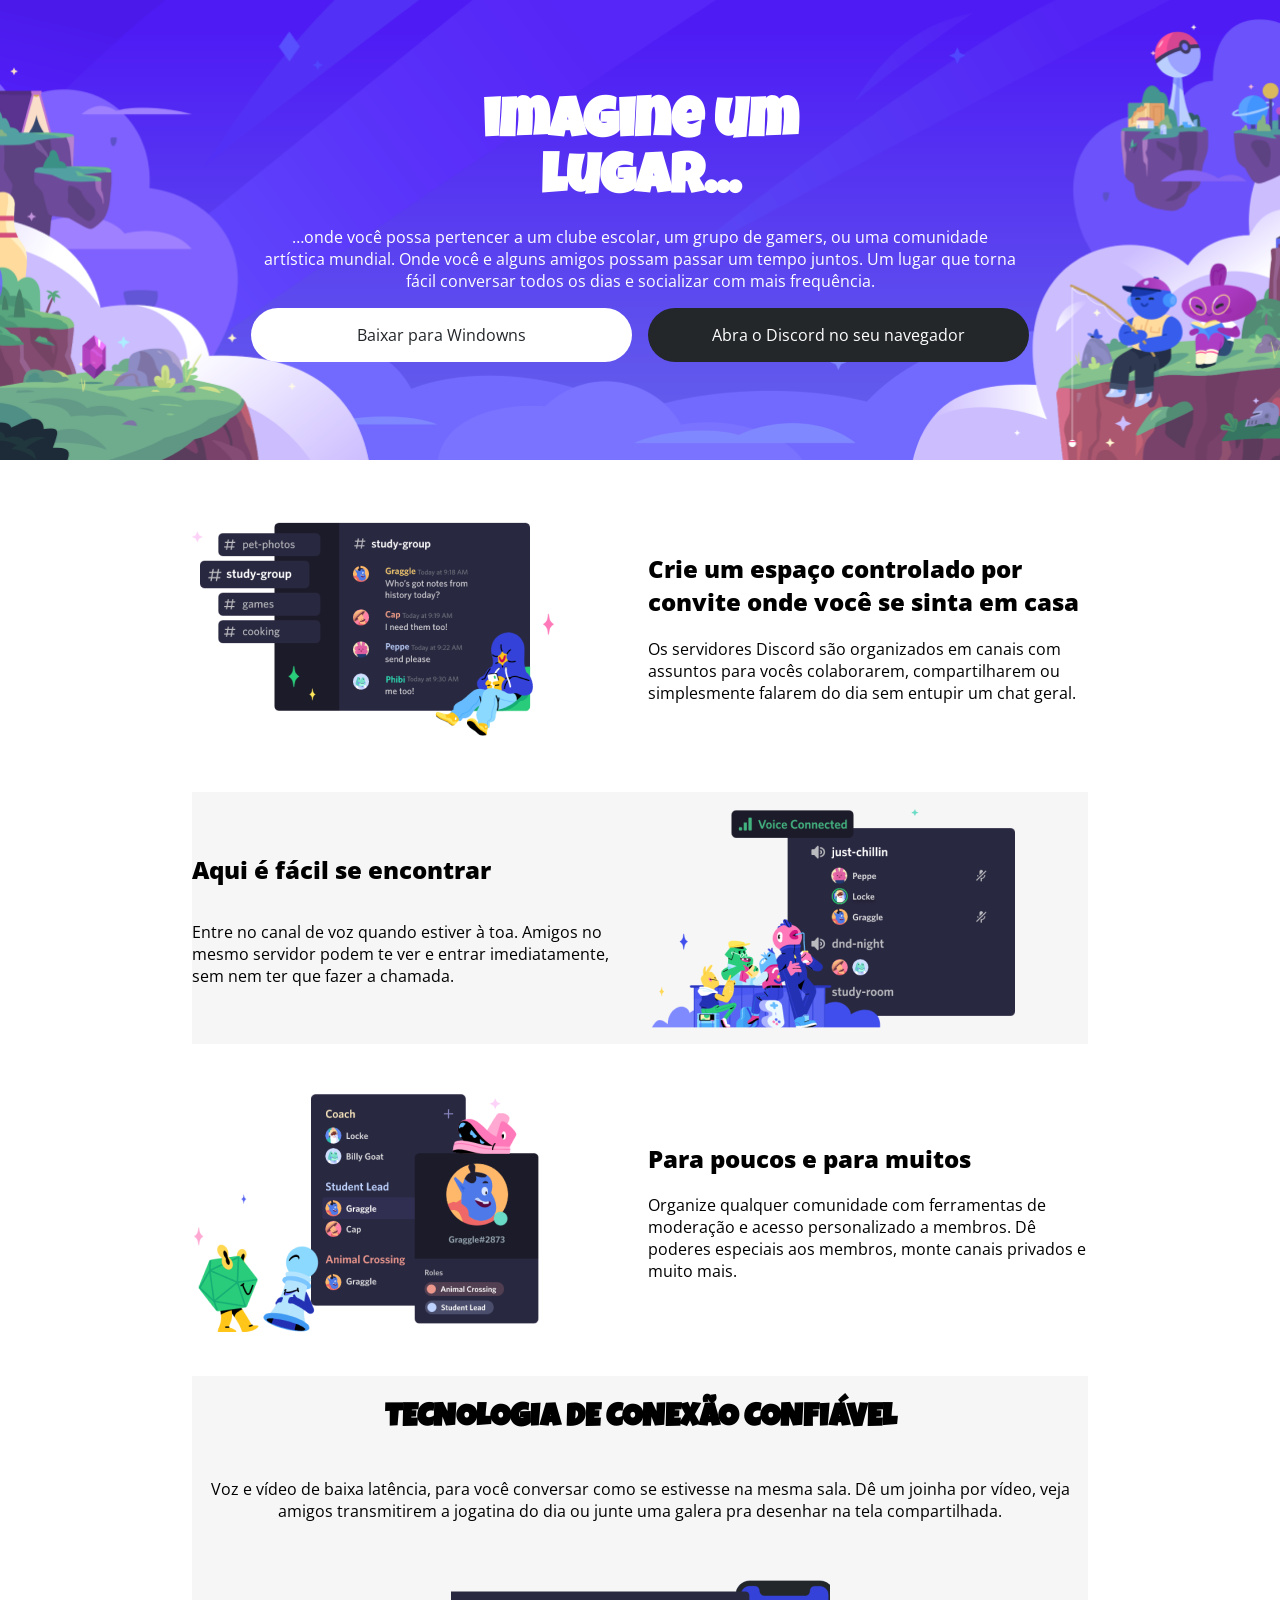
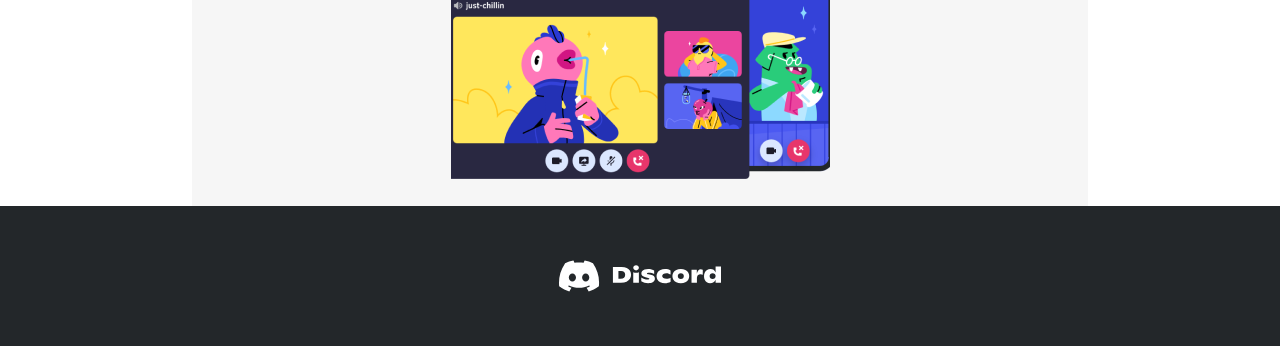
<file: CSS/DESAFIO DE PROJETO/layout-resoponsivo-discord/index.html>
<!DOCTYPE html>
<html lang="pt-br">

<head>
    <meta charset="UTF-8">
    <meta name="viewport" content="width=device-width, initial-scale=1.0">
    <link rel="stylesheet" href="assets/style.css">
    <title>Layout Discord</title>
</head>

<body>
    <header>
        <section id="content-header">
            <section id="header-text">
                <h1>imagine um lugar...</h1>
                <p>…onde você possa pertencer a um clube escolar, um grupo de gamers, ou uma comunidade artística
                    mundial. Onde você e alguns amigos possam passar um tempo juntos. Um lugar que torna fácil conversar
                    todos os dias e socializar com mais frequência.</p>
            </section>
            <section id="button">
                <div id="dowload">
                    <p>Baixar para Windowns</p>
                </div>
                <div>
                    <p>Abra o Discord no seu navegador</p>
                </div>
            </section>
        </section>
    </header>
    <main>
        <section>
            <img src="assets/img/Section-Image-1.png" alt="">
            <div>
                <h2>Crie um espaço controlado por convite onde você se sinta em casa</h2>
                <p>Os servidores Discord são organizados em canais com assuntos para vocês colaborarem, compartilharem
                    ou
                    simplesmente falarem do dia sem entupir um chat geral.</p>
            </div>
        </section>
        <section id="diferente">
            <img src="assets/img/Section-Image-2.png" alt="">
            <div>
                <h2>Aqui é fácil se encontrar</h2>
                <p>Entre no canal de voz quando estiver à toa. Amigos no mesmo servidor podem te ver e entrar
                    imediatamente,
                    sem nem ter que fazer a chamada.</p>
            </div>
        </section>
        <section>
            <img src="assets/img/Section-Image-3.png" alt="">
            <div>
                <h2>Para poucos e para muitos</h2>
                <p>Organize qualquer comunidade com ferramentas de moderação e acesso personalizado a membros. Dê
                    poderes
                    especiais aos membros, monte canais privados e muito mais.</p>
            </div>
        </section>
        <section id="baixo">
            <div>
                <h1>TECNOLOGIA DE CONEXÃO CONFIÁVEL</h1>
                <p>Voz e vídeo de baixa latência, para você conversar como se estivesse na mesma sala. Dê um joinha por
                    vídeo, veja amigos transmitirem a jogatina do dia ou junte uma galera pra desenhar na tela
                    compartilhada.</p>
            </div>
            <img src="assets/img/Section-Image-4.png" alt="">
        </section>
    </main>
    <footer>
        <img src="assets/img/discord-footer.svg" alt="">
    </footer>
</body>

</html>
</file>
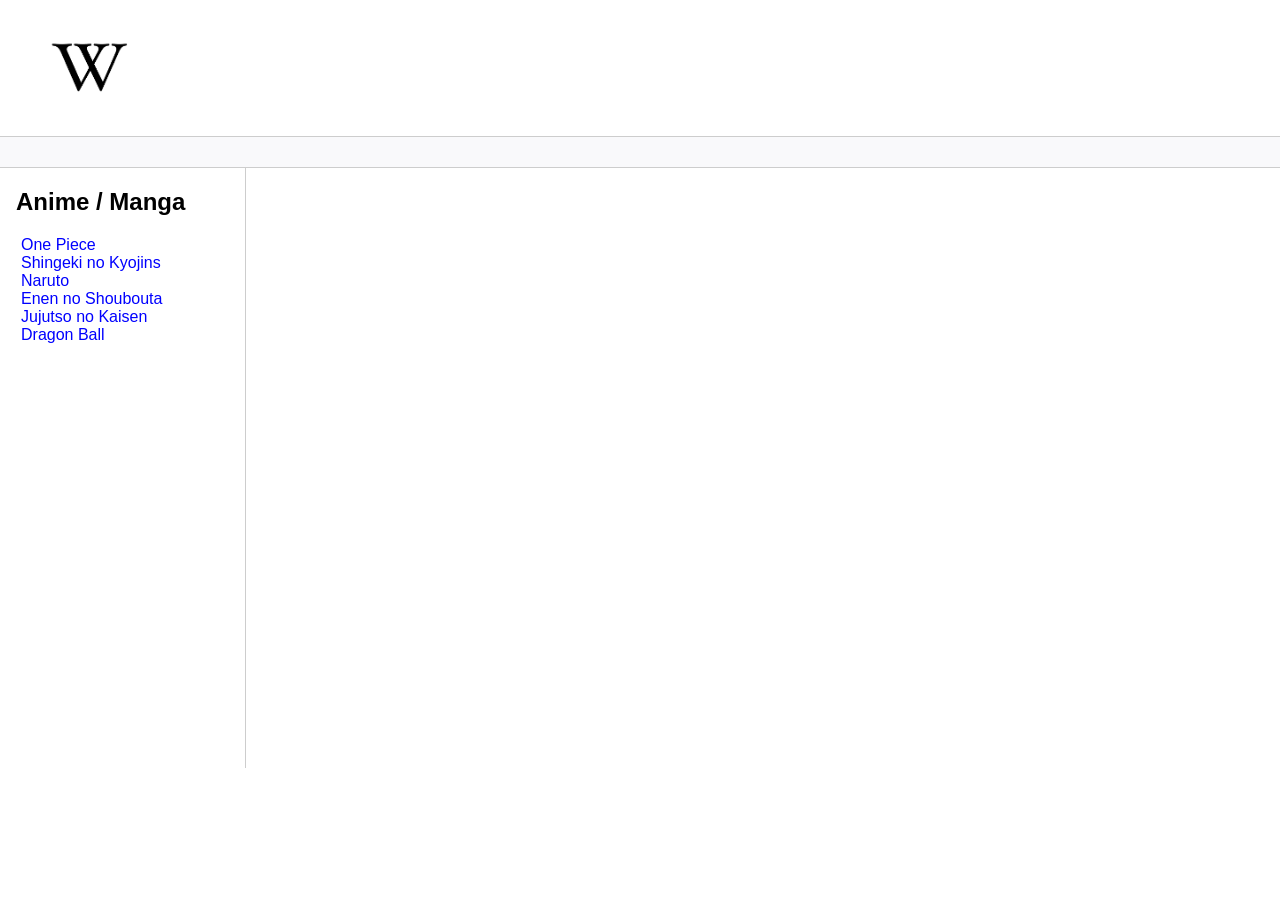
<file: HTML/DESAFIOS DE PROJETO/projeto_03/index.html>
<!DOCTYPE html>
<html lang="pt-br">
<head>
    <meta charset="UTF-8">
    <meta http-equiv="X-UA-Compatible" content="IE=edge">
    <meta name="viewport" content="width=device-width, initial-scale=1.0">
    <title>Página Principal</title>
    <link rel="stylesheet" href="assets/css/style.css">
</head>
<body>

    <header>   
        <figure class="logo">
            <img src="assets/images/logo.png" alt="logo da wikipedia" width="100"/>
        </figure>
    </header>

    <div class="bar"></div>

    <section class="content">
        <article class="sidebar">
            <h2>Anime / Manga</h2>
            <nav>
            <ul>
                <li><a href="onepiece.html">One Piece</a></li>
                <li><a href="aot.html">Shingeki no Kyojins</a></li>
                <li><a href="naruto.html">Naruto</a></li>
                <li><a href="fireforce.html">Enen no Shoubouta</a></li>
                <li><a href="juju.html">Jujutso no Kaisen</a></li>
                <li><a href="dbz.html">Dragon Ball</a></li>
            </ul>
        </nav>
        </article>

        <main>
            
        </main>
    </section>

    <footer>

    </footer>
</body>
</html>
</file>
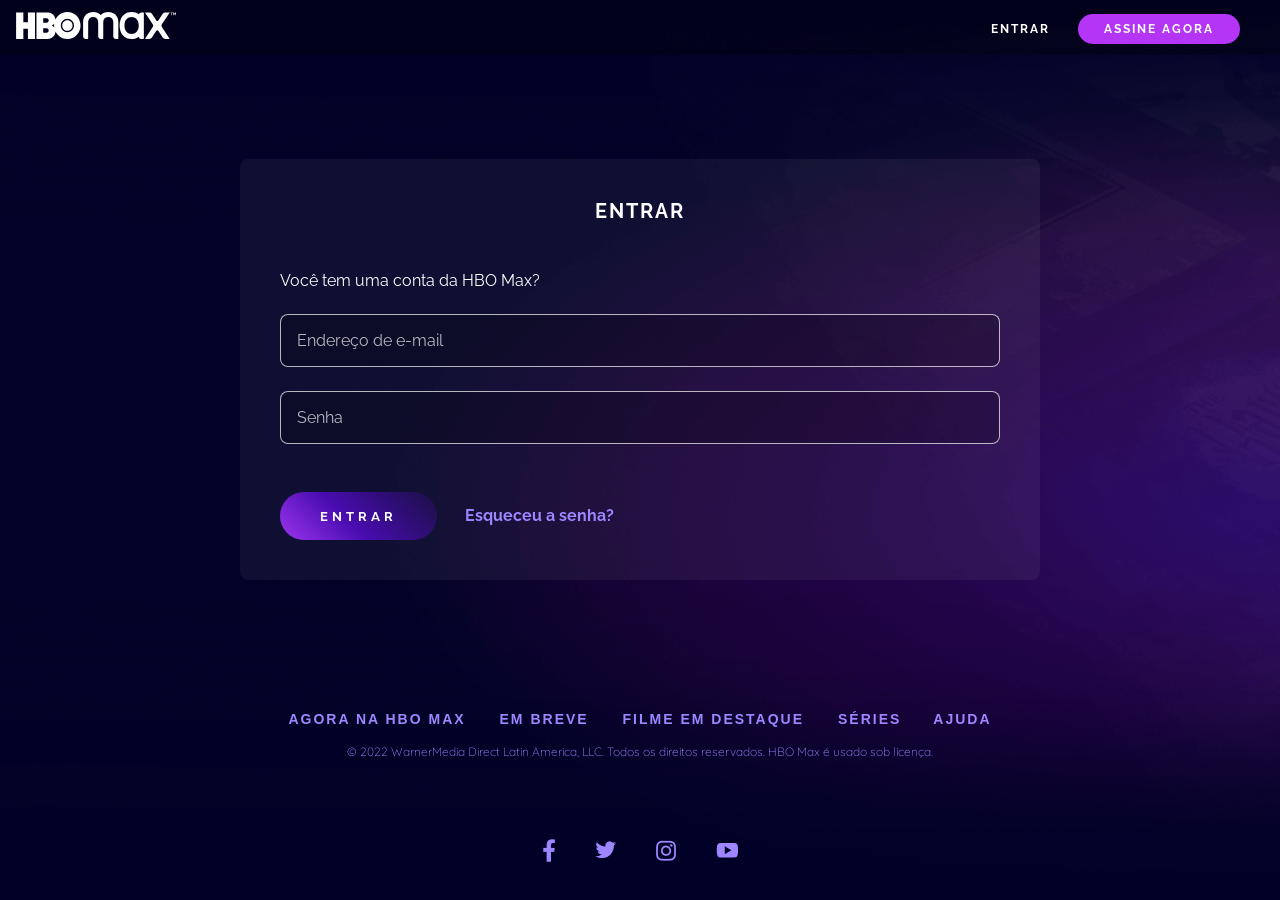
<file: CSS/DESAFIO DE PROJETO/clone-hbo-desafio-04/singIn.html>
<!doctype html>
<html lang="pt-br">

<head>
    <meta charset="utf-8">
    <meta name="viewport" content="width=device-width, initial-scale=1">
    <link rel="stylesheet" href="assests/css/login.css">
    <title>Clone HBO</title>
</head>

<body>
    <nav class="menu">
        <a href="index.html" class="menu_logo">
            <img src="assests/img/hbo-logo.svg" alt="logo da HBO" class="menu_logo-image">
        </a>
        <div>
            <a href="singIn.html" class="menu_item">Entrar</a>
            <a href="#assinatura" class="menu_item menu_item-button button">Assine Agora</a>
        </div>
    </nav>
    <main class="content-login">
        <form class="login container">
            <h1 class="login-title">Entrar</h1>
            <label class="login-label">Você tem uma conta da HBO Max?</label>
            <input class="login-field" type="email" name="email" id="email" placeholder="Endereço de e-mail">
            <input class="login-field" type="password" name="password" id="password" placeholder="Senha" minlength="8">
            <div class="login-action">
                <button type="submit" class="button button-gradient">Entrar</button>
                <a href="#" class="login-link">Esqueceu a senha?</a>
            </div>
        </form>
    </main>
    <footer class="footer container">
        <div>
            <a class="footer_link" href="https://www.hbomax.com/br/pt/sitemap">
                Agora na HBO Max
            </a>
            <a class="footer_link" href="https://www.hbomax.com/br/pt/coming-soon">
                Em breve
            </a>
            <a class="footer_link" href="https://www.hbomax.com/br/pt/feature">
                Filme em destaque
            </a>
            <a class="footer_link" href="https://www.hbomax.com/br/pt/series">Séries</a>
            <a class="footer_link" href="https://help.hbomax.com/br">Ajuda</a>
        </div>
        <p class="text-small text-legal">© 2022 WarnerMedia Direct Latin America, LLC. Todos os direitos reservados. HBO
            Max é usado sob
            licença.
        </p>
        <div class="social-footer">
            <a href="https://www.facebook.com/HBOMaxBr/"><img src="assests/img/fb_0.png" alt="Facebook HBO"></a>
            <a href="https://twitter.com/HBOMaxBR"><img src="assests/img/twitter_0.png" alt="TWITER HBO"></a>
            <a href="https://www.instagram.com/hbomaxbr/"><img src="assests/img/instagram_0.png"
                    alt="INSTAGRAM HBO"></a>
            <a href="https://www.youtube.com/c/hbomaxbr"><img src="assests/img/youtube_0.png" alt="YOUTUBE HBO"></a>
        </div>
    </footer>
</body>

</html>
</file>
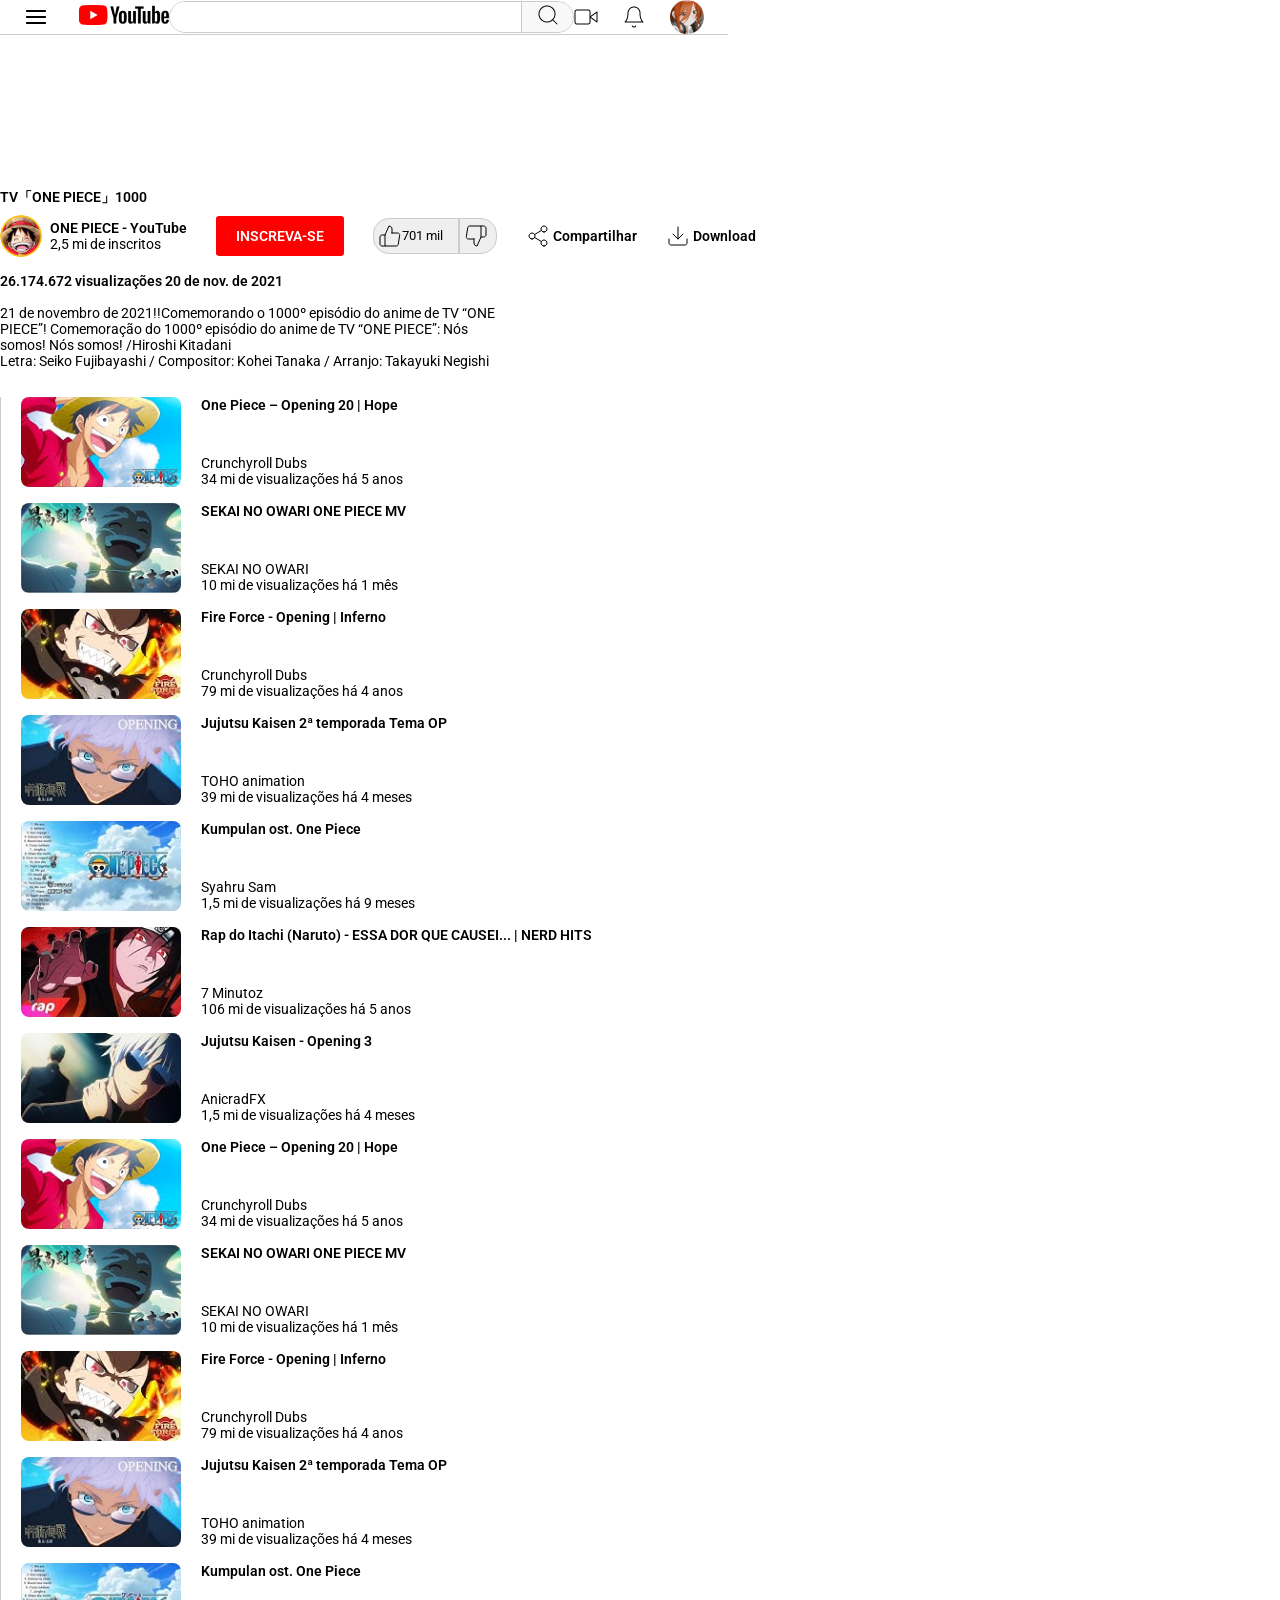
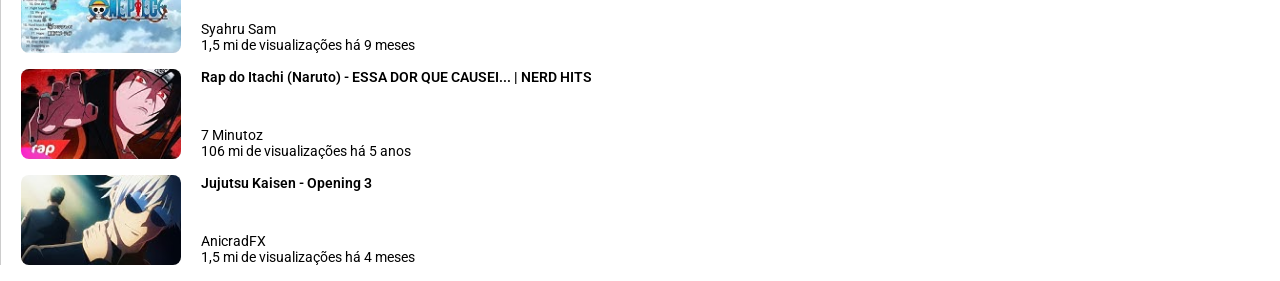
<file: CSS/DESAFIO DE PROJETO/clone-yt-desafio-02/index-video.html>
<!DOCTYPE html>
<html lang="en">

<head>
    <meta charset="UTF-8">
    <meta name="viewport" content="width=device-width, initial-scale=1.0">
    <link rel="stylesheet" href="assets/css/style.css">
    <title>Clone Youtube</title>
</head>

<body>
    <header id="cabecalho">
        <section class="esquerda">
            <img id="menu" src="assets/img/menu.png" alt="menu">
            <img id="logo" src="assets/img/youtube 1.png" alt="logo Youtube">
        </section>
        <section class="centro">
            <input type="text" name="search"></input>
            <button type="button"><img src="assets/img/search.png" alt="Pesquisar"></button>
        </section>
        <section class="direita">
            <img id="video" src="assets/img/video.png" alt="Criar Video">
            <img id="notificacao" src="assets/img/bell.png" alt="Notificação">
            <img id="perfil" src="assets/img/e431469a14fac972a033e3793fbc4ccc.jpg" alt="Perfil">
        </section>
    </header>
    <main id="principal">
        <div id="video-principal">
            <iframe src="https://www.youtube.com/embed/dM7x1PNZDo0?si=2fCZ5rPLSRQ0-oUL" title="YouTube video player"
                frameborder="0"
                allow="accelerometer; autoplay; clipboard-write; encrypted-media; gyroscope; picture-in-picture; web-share"
                allowfullscreen></iframe>
        </div>
        <section id="detalhes">
            <div id="titulo">
                <h2>TV「ONE PIECE」1000</h2>
            </div>
            <section>
                <div id="canal"><img src="assets/img/channels4_profile.jpg" alt="Perfil do Canal">
                    <div>
                        <h2>ONE PIECE - YouTube</h2>
                        <p>2,5 mi de inscritos</p>
                    </div>
                </div>
                <div id="inscrever">
                    <h2>Inscreva-se</h2>
                </div>
                <div id="avaliacao">
                    <button id="like" type="button"><img src="assets/img/thumbs-up.svg" alt="Like">701 mil</button>
                    <button id="deslike" type="button"><img src="assets/img/thumbs-down.svg" alt="Deslike"></button>
                </div>
                <div id="compartilhar"><img src="assets/img/share-2.svg" alt="">
                    <h2>Compartilhar</h2>
                </div>
                <div id="download"><img src="assets/img/download.svg" alt="">
                    <h2>Download</h2>
                </div>
            </section>
            <section id="descricao">
                <h2>26.174.672 visualizações 20 de nov. de 2021</h2>
                <p>21 de novembro de 2021!!Comemorando o 1000º episódio do anime de TV “ONE PIECE”! Comemoração do 1000º
                    episódio do anime de TV “ONE PIECE”: Nós somos! Nós somos! /Hiroshi Kitadani</p>
                <p>Letra: Seiko Fujibayashi / Compositor: Kohei Tanaka / Arranjo: Takayuki Negishi</p>
            </section>
        </section>
    </main>
    <aside>
        <section>
            <img src="assets/img/thumb1.jpg" alt="">
            <div>
                <h2>One Piece – Opening 20 | Hope</h2>
                <p>Crunchyroll Dubs<br>
                    34 mi de visualizações há 5 anos</p>
            </div>
        </section>
        <section>
            <img src="assets/img/thumb2.jpg" alt="">
            <div>
                <h2>SEKAI NO OWARI ONE PIECE MV</h2>
                <p>SEKAI NO OWARI<br>
                    10 mi de visualizações há 1 mês</p>
            </div>
        </section>
        <section>
            <img src="assets/img/thumb3.jpg" alt="">
            <div>
                <h2>Fire Force - Opening | Inferno</h2>
                <p>Crunchyroll Dubs<br>
                    79 mi de visualizações há 4 anos</p>
            </div>
        </section>
        <section>
            <img src="assets/img/thumb4.jpg" alt="">
            <div>
                <h2>Jujutsu Kaisen 2ª temporada Tema OP</h2>
                <p>TOHO animation<br>
                    39 mi de visualizações há 4 meses</p>
            </div>
        </section>
        <section>
            <img src="assets/img/thumb5.jpg" alt="">
            <div>
                <h2>Kumpulan ost. One Piece</h2>
                <p>Syahru Sam<br>
                    1,5 mi de visualizações há 9 meses</p>
            </div>
        </section>
        <section>
            <img src="assets/img/thumb6.jpg" alt="">
            <div>
                <h2>Rap do Itachi (Naruto) - ESSA DOR QUE CAUSEI... | NERD HITS</h2>
                <p>7 Minutoz<br>
                    106 mi de visualizações há 5 anos</p>
            </div>
        </section>
        <section>
            <img src="assets/img/thumb7.jpg" alt="">
            <div>
                <h2>Jujutsu Kaisen - Opening 3</h2>
                <p>AnicradFX<br>
                    1,5 mi de visualizações há 4 meses</p>
            </div>
        </section>
        <section>
            <img src="assets/img/thumb1.jpg" alt="">
            <div>
                <h2>One Piece – Opening 20 | Hope</h2>
                <p>Crunchyroll Dubs<br>
                    34 mi de visualizações há 5 anos</p>
            </div>
        </section>
        <section>
            <img src="assets/img/thumb2.jpg" alt="">
            <div>
                <h2>SEKAI NO OWARI ONE PIECE MV</h2>
                <p>SEKAI NO OWARI<br>
                    10 mi de visualizações há 1 mês</p>
            </div>
        </section>
        <section>
            <img src="assets/img/thumb3.jpg" alt="">
            <div>
                <h2>Fire Force - Opening | Inferno</h2>
                <p>Crunchyroll Dubs<br>
                    79 mi de visualizações há 4 anos</p>
            </div>
        </section>
        <section>
            <img src="assets/img/thumb4.jpg" alt="">
            <div>
                <h2>Jujutsu Kaisen 2ª temporada Tema OP</h2>
                <p>TOHO animation<br>
                    39 mi de visualizações há 4 meses</p>
            </div>
        </section>
        <section>
            <img src="assets/img/thumb5.jpg" alt="">
            <div>
                <h2>Kumpulan ost. One Piece</h2>
                <p>Syahru Sam<br>
                    1,5 mi de visualizações há 9 meses</p>
            </div>
        </section>
        <section>
            <img src="assets/img/thumb6.jpg" alt="">
            <div>
                <h2>Rap do Itachi (Naruto) - ESSA DOR QUE CAUSEI... | NERD HITS</h2>
                <p>7 Minutoz<br>
                    106 mi de visualizações há 5 anos</p>
            </div>
        </section>
        <section>
            <img src="assets/img/thumb7.jpg" alt="">
            <div>
                <h2>Jujutsu Kaisen - Opening 3</h2>
                <p>AnicradFX<br>
                    1,5 mi de visualizações há 4 meses</p>
            </div>
        </section>
    </aside>
</body>

</html>
</file>
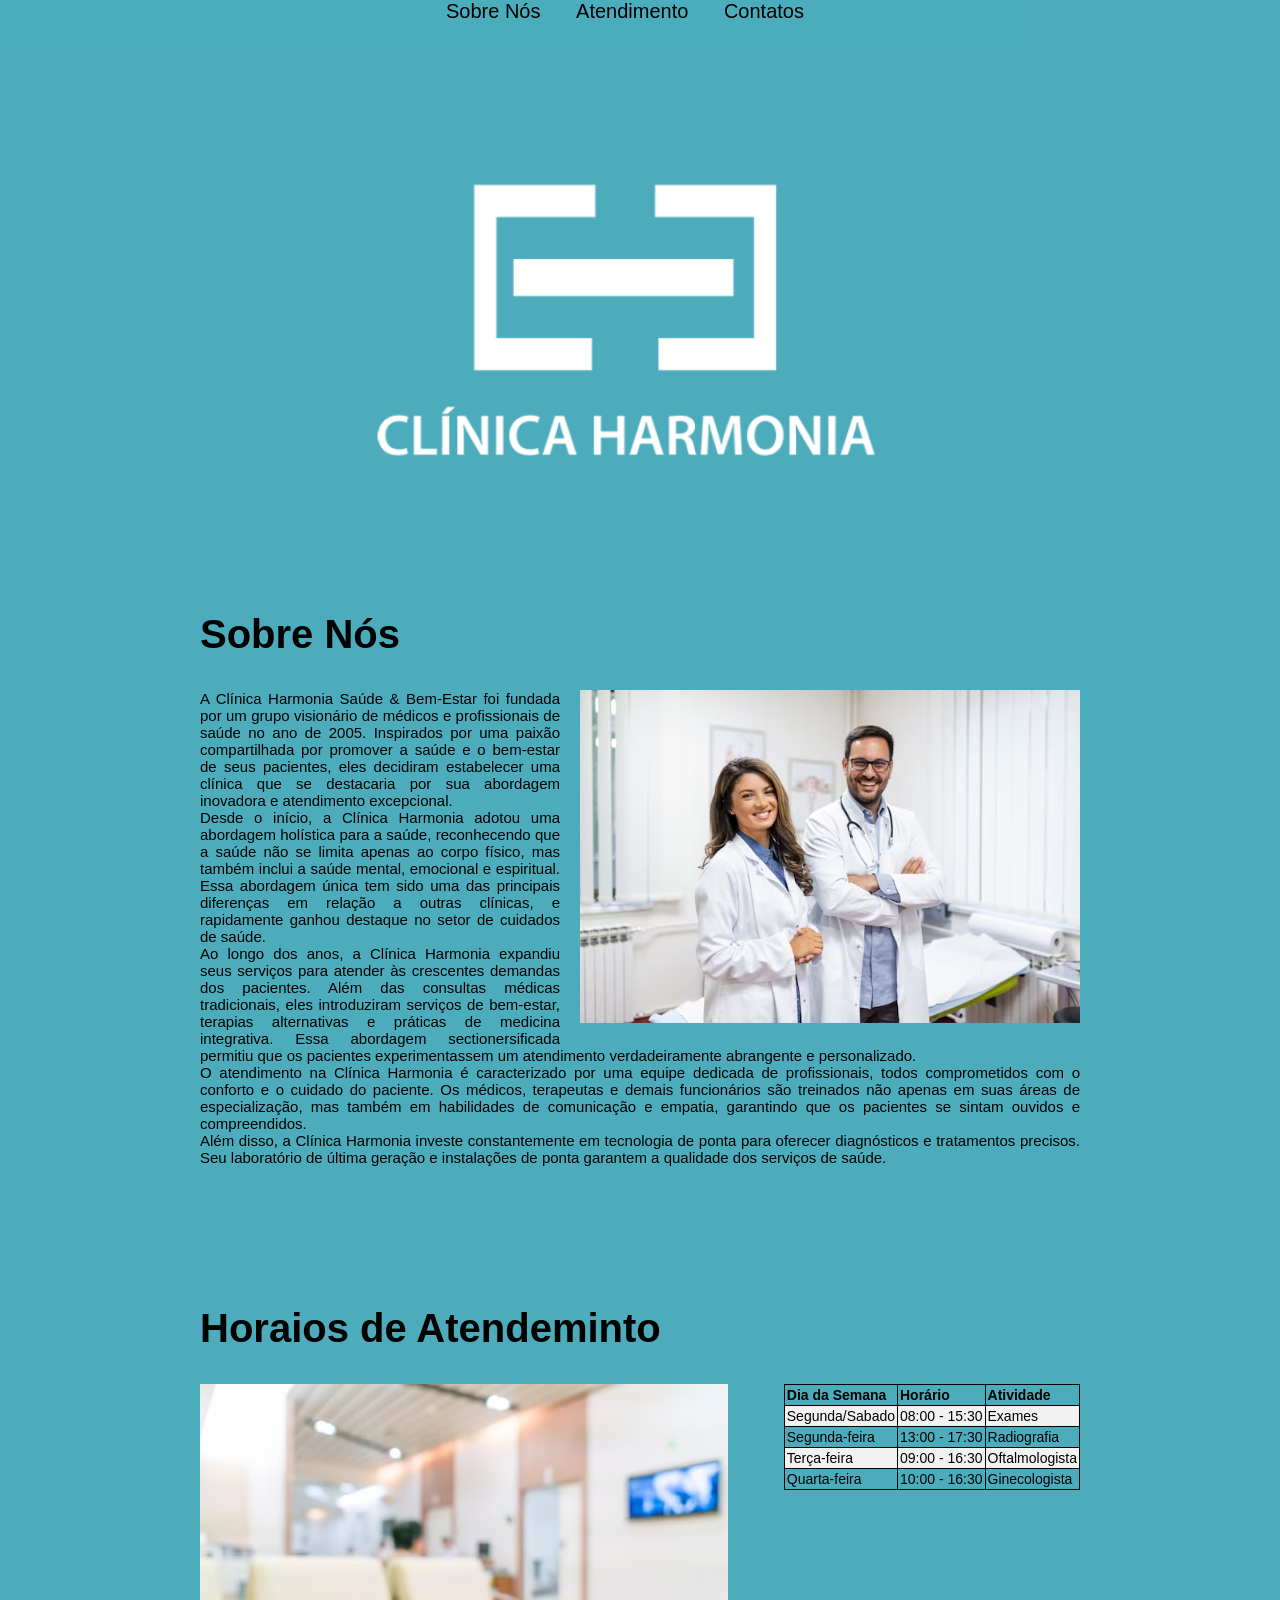
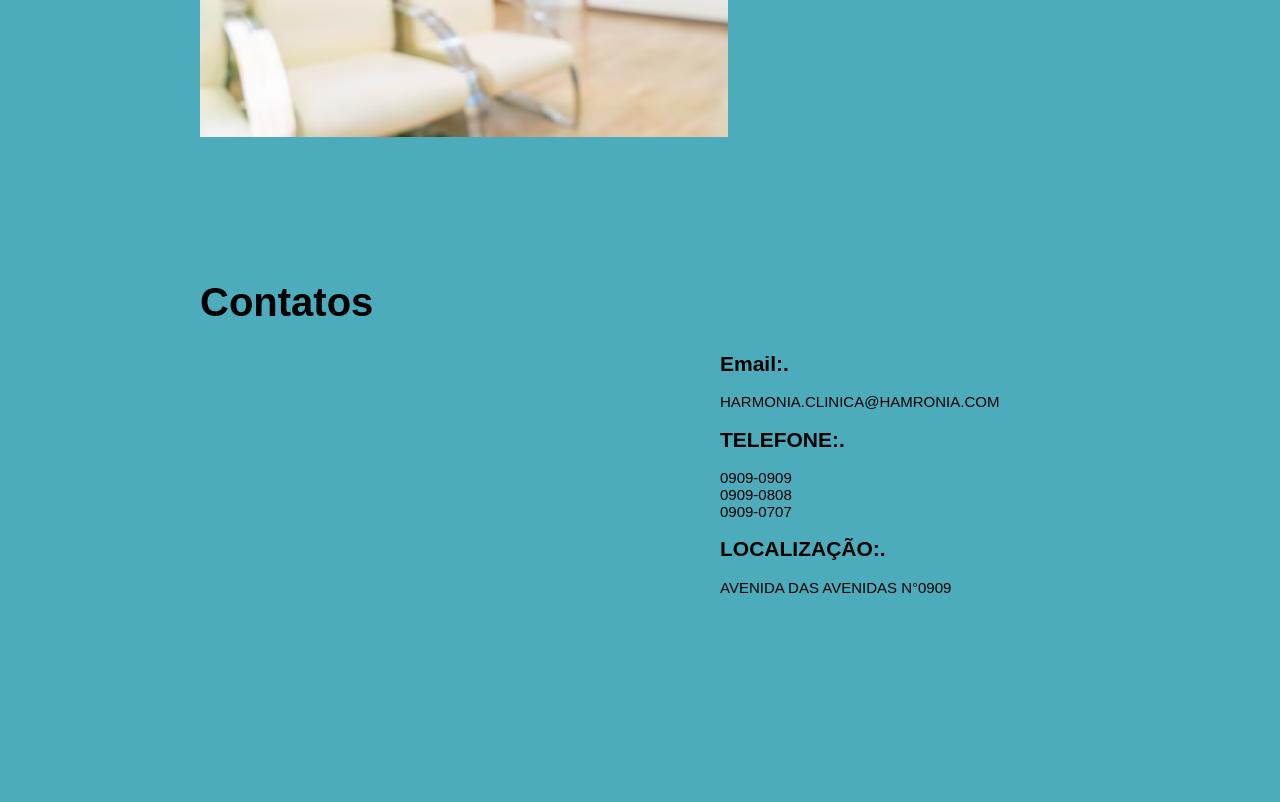
<file: HTML/DESAFIOS DE PROJETO/projeto_02/projeto_02.html>
<!DOCTYPE html>
<html lang="en">

<head>
    <meta charset="UTF-8">
    <title>Projeto Clinica</title>
    <link rel="stylesheet" href="estilo.css">
</head>

<body>
    <div id="menu">
        <nav>
            <ul>
                <li><a href="#sobre">Sobre Nós</a></li>
                <li><a href="#horarios">Atendimento</a></li>
                <li><a href="#contatos">Contatos</a></li>
            </ul>
        </nav>
    </div>
    <div id="container">
        <img id="logo" src="_img/ed17c2c78bf7aa21e6deca13bb2bbca2_clinica-harmonia-branco-0-300-c-100.png">
        <section id="sobre">
            <h1>Sobre Nós</h1>
            <img id="medico" src="_img/medic.jpg">
            <P>A Clínica Harmonia Saúde & Bem-Estar foi fundada por um grupo visionário de médicos e profissionais de
                saúde no ano de 2005. Inspirados por uma paixão compartilhada por promover a saúde e o bem-estar de seus
                pacientes, eles decidiram estabelecer uma clínica que se destacaria por sua abordagem inovadora e
                atendimento excepcional.<br>

                Desde o início, a Clínica Harmonia adotou uma abordagem holística para a saúde, reconhecendo que a saúde
                não se limita apenas ao corpo físico, mas também inclui a saúde mental, emocional e espiritual. Essa
                abordagem única tem sido uma das principais diferenças em relação a outras clínicas, e rapidamente
                ganhou destaque no setor de cuidados de saúde.<br>

                Ao longo dos anos, a Clínica Harmonia expandiu seus serviços para atender às crescentes demandas dos
                pacientes. Além das consultas médicas tradicionais, eles introduziram serviços de bem-estar, terapias
                alternativas e práticas de medicina integrativa. Essa abordagem sectionersificada permitiu que os pacientes
                experimentassem um atendimento verdadeiramente abrangente e personalizado.<br>

                O atendimento na Clínica Harmonia é caracterizado por uma equipe dedicada de profissionais, todos
                comprometidos com o conforto e o cuidado do paciente. Os médicos, terapeutas e demais funcionários são
                treinados não apenas em suas áreas de especialização, mas também em habilidades de comunicação e
                empatia, garantindo que os pacientes se sintam ouvidos e compreendidos.<br>

                Além disso, a Clínica Harmonia investe constantemente em tecnologia de ponta para oferecer diagnósticos
                e tratamentos precisos. Seu laboratório de última geração e instalações de ponta garantem a qualidade
                dos serviços de saúde.<br>
            </P>
        </section>
        <section id="horarios">
            <h1>Horaios de Atendeminto</h1>
            <img id="espera" src="_img/sala.jpg">
            <div id="tabela">
            <table>
                <tr>
                    <th>Dia da Semana</th>
                    <th>Horário</th>
                    <th>Atividade</th>
                </tr>
                <tr>
                    <td>Segunda/Sabado</td>
                    <td>08:00 - 15:30</td>
                    <td>Exames</td>
                </tr>
                <tr>
                    <td>Segunda-feira</td>
                    <td>13:00 - 17:30</td>
                    <td>Radiografia</td>
                </tr>
                <tr>
                    <td>Terça-feira</td>
                    <td>09:00 - 16:30</td>
                    <td>Oftalmologista</td>
                </tr>
                <tr>
                    <td>Quarta-feira</td>
                    <td>10:00 - 16:30</td>
                    <td>Ginecologista</td>
                </tr>
            </table>
        </div>
        </section>
        <footer id="contatos">
            <h1>Contatos</h1>
            <iframe src="https://www.google.com/maps/embed?pb=!1m18!1m12!1m3!1d552.6011015160942!2d25.732939691201548!3d62.23371037511964!2m3!1f0!2f0!3f0!3m2!1i1024!2i768!4f13.1!3m3!1m2!1s0x4685741f47b17529%3A0xc1f40f29c4de74b6!2sRestaurant%20Uno!5e0!3m2!1spt-BR!2sbr!4v1699225433393!5m2!1spt-BR!2sbr" width="500" height="450" style="border:0;" allowfullscreen="" loading="lazy" referrerpolicy="no-referrer-when-downgrade"></iframe>
            <h2>Email:.</h2><p> HARMONIA.CLINICA@HAMRONIA.COM</p>
            <h2>TELEFONE:.</h2><p> 0909-0909<br>
            0909-0808<br>
            0909-0707<br></p>
            <h2>LOCALIZAÇÃO:.</h2><p> AVENIDA DAS AVENIDAS N°0909</p>
        </footer>
    </div>
</body>

</html>
</file>
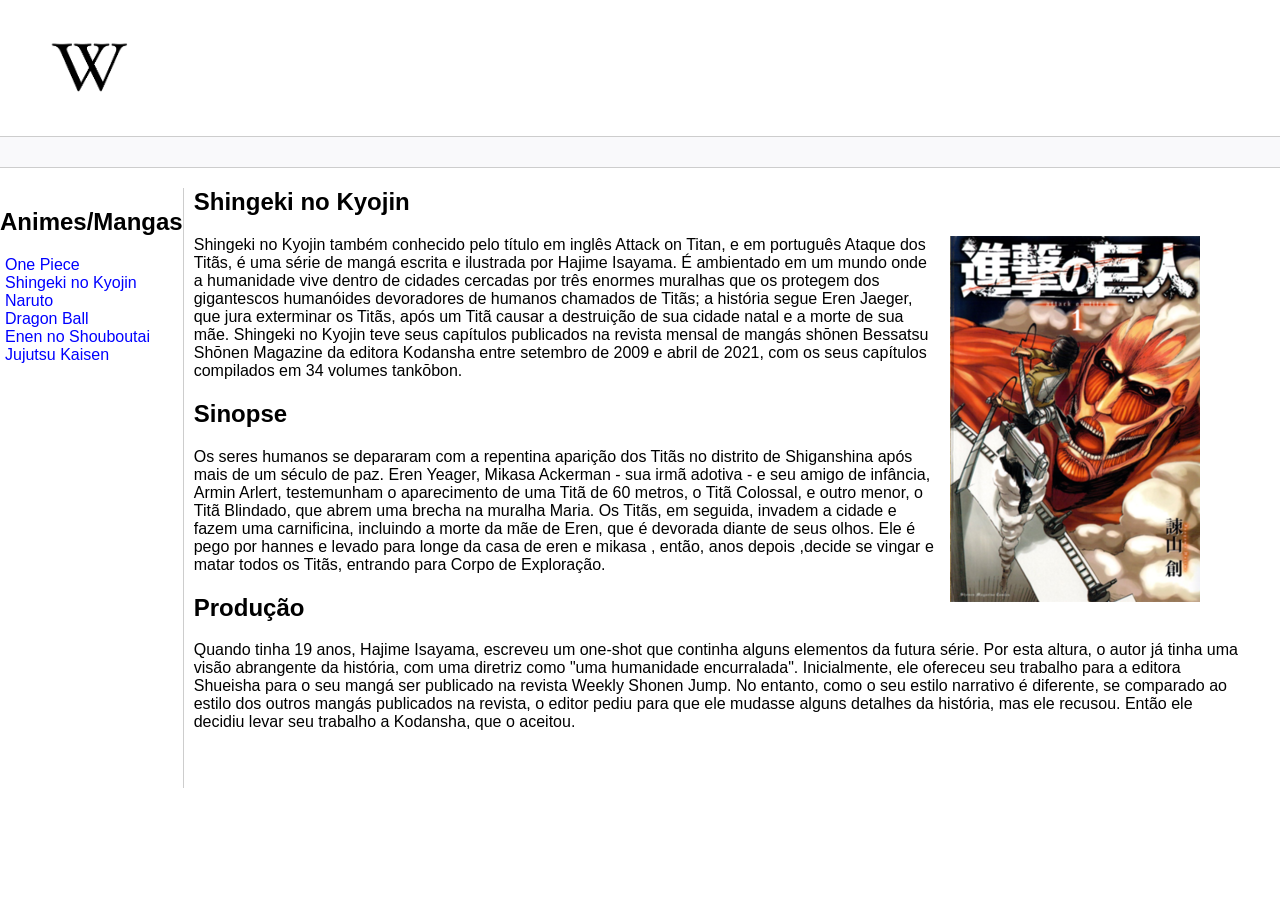
<file: HTML/DESAFIOS DE PROJETO/projeto_03/aot.html>
<!DOCTYPE html>
<html lang="pt-br">

<head>
    <meta charset="UTF-8">
    <meta http-equiv="X-UA-Compatible" content="IE=edge">
    <meta name="viewport" content="width=device-width, initial-scale=1.0">
    <title>Página Principal</title>
    <link rel="stylesheet" href="assets/css/style.css">
</head>

<body>

    <header>
        <figure class="logo">
            <a href="index.html"><img src="assets/images/logo.png" alt="logo wikipedia" width="100" /></a>
        </figure>
    </header>

    <div class="bar"></div>

    <section class="container">
        <article class="sidebar">
            <h2>Animes/Mangas</h2>
            <nav>
                <ul>
                    <li><a href="onepiece.html">One Piece</a></li>
                    <li><a href="aot.html">Shingeki no Kyojin</a></li>
                    <li><a href="naruto.html">Naruto</a></li>
                    <li><a href="dbz.html">Dragon Ball</a></li>
                    <li><a href="fireforce.html">Enen no Shouboutai</a></li>
                    <li><a href="juju.html">Jujutsu Kaisen</a></li>
                </ul>
            </nav>
        </article>
        <main>
            <h1>Shingeki no Kyojin</h1>
            <figure><img src="assets/images/250px-SnK_Volume1.png" alt="Pimeira capa Manga Shingeki no Kyojin"></figure>
            <p>Shingeki no Kyojin também conhecido pelo título em inglês Attack on Titan, e em português Ataque dos Titãs, é uma série de mangá escrita e ilustrada por Hajime Isayama. É ambientado em um mundo onde a humanidade vive dentro de cidades cercadas por três enormes muralhas que os protegem dos gigantescos humanóides devoradores de humanos chamados de Titãs; a história segue Eren Jaeger, que jura exterminar os Titãs, após um Titã causar a destruição de sua cidade natal e a morte de sua mãe. Shingeki no Kyojin teve seus capítulos publicados na revista mensal de mangás shōnen Bessatsu Shōnen Magazine da editora Kodansha entre setembro de 2009 e abril de 2021, com os seus capítulos compilados em 34 volumes tankōbon.</p>
            <h2>Sinopse</h2>
            <p>Os seres humanos se depararam com a repentina aparição dos Titãs no distrito de Shiganshina após mais de um século de paz. Eren Yeager, Mikasa Ackerman - sua irmã adotiva - e seu amigo de infância, Armin Arlert, testemunham o aparecimento de uma Titã de 60 metros, o Titã Colossal, e outro menor, o Titã Blindado, que abrem uma brecha na muralha Maria. Os Titãs, em seguida, invadem a cidade e fazem uma carnificina, incluindo a morte da mãe de Eren, que é devorada diante de seus olhos. Ele é pego por hannes e levado para longe da casa de eren e mikasa , então, anos depois ,decide se vingar e matar todos os Titãs, entrando para Corpo de Exploração.</p>
            <h2>Produção</h2>
            <p>Quando tinha 19 anos, Hajime Isayama, escreveu um one-shot que continha alguns elementos da futura série. Por esta altura, o autor já tinha uma visão abrangente da história, com uma diretriz como "uma humanidade encurralada". Inicialmente, ele ofereceu seu trabalho para a editora Shueisha para o seu mangá ser publicado na revista Weekly Shonen Jump. No entanto, como o seu estilo narrativo é diferente, se comparado ao estilo dos outros mangás publicados na revista, o editor pediu para que ele mudasse alguns detalhes da história, mas ele recusou. Então ele decidiu levar seu trabalho a Kodansha, que o aceitou.</p>
        </main>


    </section>

    <footer>

    </footer>
</body>

</html>
</file>
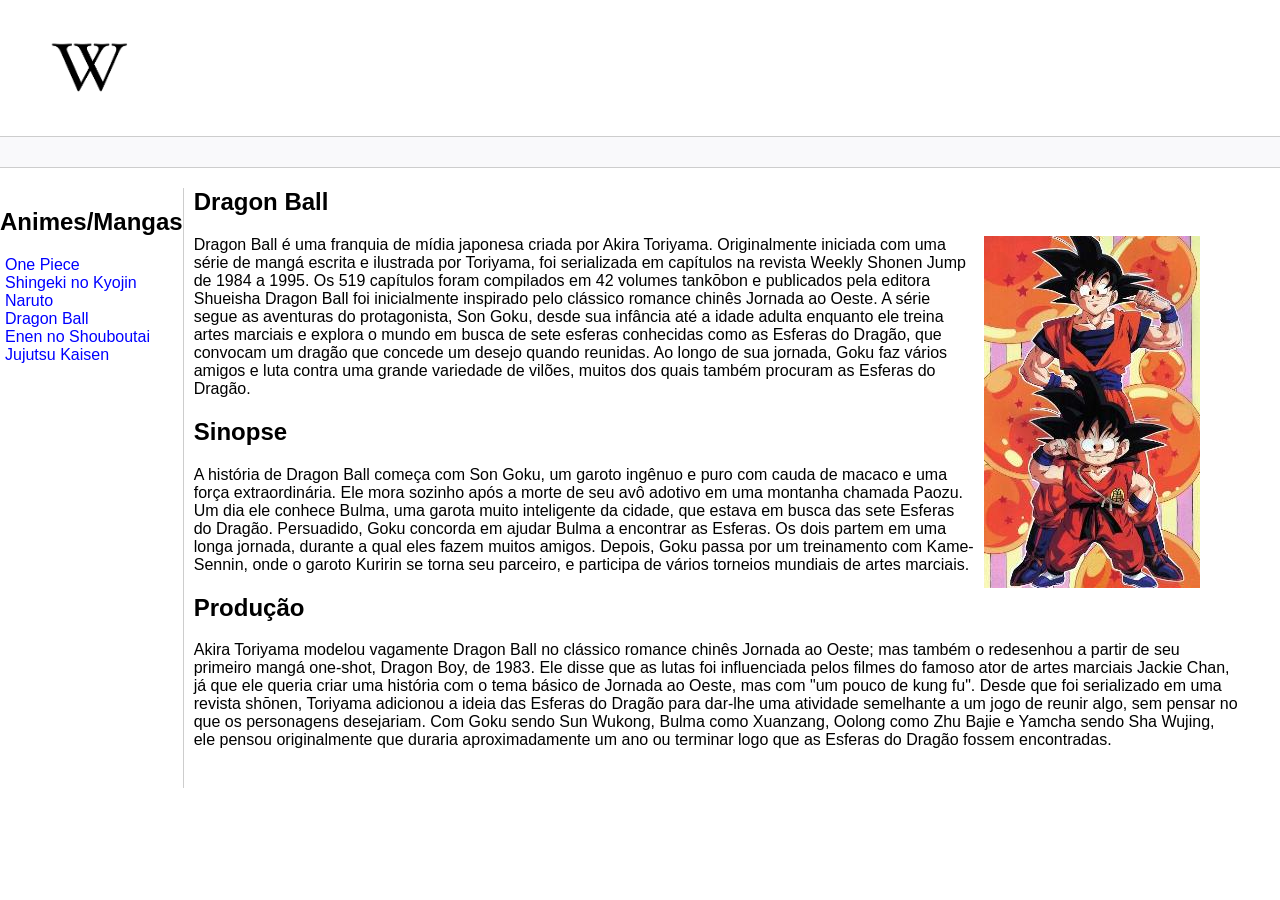
<file: HTML/DESAFIOS DE PROJETO/projeto_03/dbz.html>
<!DOCTYPE html>
<html lang="pt-br">

<head>
    <meta charset="UTF-8">
    <meta http-equiv="X-UA-Compatible" content="IE=edge">
    <meta name="viewport" content="width=device-width, initial-scale=1.0">
    <title>Página Principal</title>
    <link rel="stylesheet" href="assets/css/style.css">
</head>

<body>

    <header>
        <figure class="logo">
            <a href="index.html"><img src="assets/images/logo.png" alt="logo wikipedia" width="100" /></a>
        </figure>
    </header>

    <div class="bar"></div>

    <section class="container">
        <article class="sidebar">
            <h2>Animes/Mangas</h2>
            <nav>
                <ul>
                    <li><a href="onepiece.html">One Piece</a></li>
                    <li><a href="aot.html">Shingeki no Kyojin</a></li>
                    <li><a href="naruto.html">Naruto</a></li>
                    <li><a href="dbz.html">Dragon Ball</a></li>
                    <li><a href="fireforce.html">Enen no Shouboutai</a></li>
                    <li><a href="juju.html">Jujutsu Kaisen</a></li>
                </ul>
            </nav>
        </article>
        <main>
            <h1>Dragon Ball</h1>
            <figure><img src="assets/images/SonGoku.jpg" alt="imagem Goku Criança e Adulto"></figure>
            <p> Dragon Ball é uma franquia de mídia japonesa criada por Akira Toriyama. Originalmente iniciada com uma série de mangá escrita e ilustrada por Toriyama, foi serializada em capítulos na revista Weekly Shonen Jump de 1984 a 1995. Os 519 capítulos foram compilados em 42 volumes tankōbon e publicados pela editora Shueisha Dragon Ball foi inicialmente inspirado pelo clássico romance chinês Jornada ao Oeste. A série segue as aventuras do protagonista, Son Goku, desde sua infância até a idade adulta enquanto ele treina artes marciais e explora o mundo em busca de sete esferas conhecidas como as Esferas do Dragão, que convocam um dragão que concede um desejo quando reunidas. Ao longo de sua jornada, Goku faz vários amigos e luta contra uma grande variedade de vilões, muitos dos quais também procuram as Esferas do Dragão. </p>
            <h2>Sinopse</h2>
            <p>A história de Dragon Ball começa com Son Goku, um garoto ingênuo e puro com cauda de macaco e uma força extraordinária. Ele mora sozinho após a morte de seu avô adotivo em uma montanha chamada Paozu. Um dia ele conhece Bulma, uma garota muito inteligente da cidade, que estava em busca das sete Esferas do Dragão. Persuadido, Goku concorda em ajudar Bulma a encontrar as Esferas. Os dois partem em uma longa jornada, durante a qual eles fazem muitos amigos. Depois, Goku passa por um treinamento com Kame-Sennin, onde o garoto Kuririn se torna seu parceiro, e participa de vários torneios mundiais de artes marciais.</p>
            <h2>Produção</h2>
            <p>Akira Toriyama modelou vagamente Dragon Ball no clássico romance chinês Jornada ao Oeste; mas também o redesenhou a partir de seu primeiro mangá one-shot, Dragon Boy, de 1983. Ele disse que as lutas foi influenciada pelos filmes do famoso ator de artes marciais Jackie Chan, já que ele queria criar uma história com o tema básico de Jornada ao Oeste, mas com "um pouco de kung fu". Desde que foi serializado em uma revista shōnen, Toriyama adicionou a ideia das Esferas do Dragão para dar-lhe uma atividade semelhante a um jogo de reunir algo, sem pensar no que os personagens desejariam. Com Goku sendo Sun Wukong, Bulma como Xuanzang, Oolong como Zhu Bajie e Yamcha sendo Sha Wujing, ele pensou originalmente que duraria aproximadamente um ano ou terminar logo que as Esferas do Dragão fossem encontradas.</p>
        </main>
    </section>

    <footer>

    </footer>
</body>

</html>
</file>
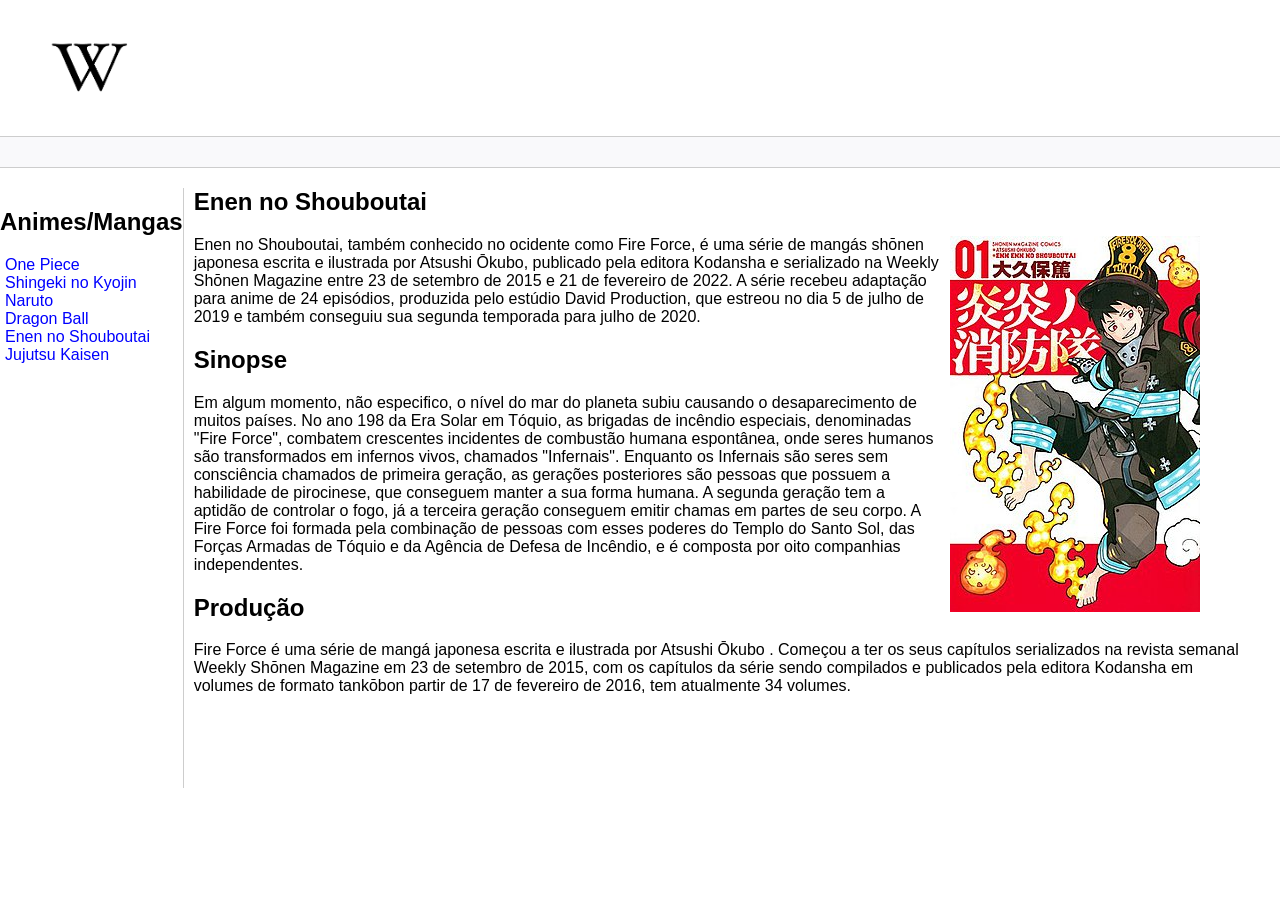
<file: HTML/DESAFIOS DE PROJETO/projeto_03/fireforce.html>
<!DOCTYPE html>
<html lang="pt-br">

<head>
    <meta charset="UTF-8">
    <meta http-equiv="X-UA-Compatible" content="IE=edge">
    <meta name="viewport" content="width=device-width, initial-scale=1.0">
    <title>Página Principal</title>
    <link rel="stylesheet" href="assets/css/style.css">
</head>

<body>

    <header>
        <figure class="logo">
            <a href="index.html"><img src="assets/images/logo.png" alt="logo wikipedia" width="100" /></a>
        </figure>
    </header>

    <div class="bar"></div>

    <section class="container">
        <article class="sidebar">
            <h2>Animes/Mangas</h2>
            <nav>
                <ul>
                    <li><a href="onepiece.html">One Piece</a></li>
                    <li><a href="aot.html">Shingeki no Kyojin</a></li>
                    <li><a href="naruto.html">Naruto</a></li>
                    <li><a href="dbz.html">Dragon Ball</a></li>
                    <li><a href="fireforce.html">Enen no Shouboutai</a></li>
                    <li><a href="juju.html">Jujutsu Kaisen</a></li>
                </ul>
            </nav>
        </article>
        <main>
            <h1>Enen no Shouboutai</h1>
            <figure><img src="assets/images/FireForceVol1.jpg" alt="Pimeira capa Manga Enen no Shouboutai"></figure>
            <p>Enen no Shouboutai, também conhecido no ocidente como Fire Force, é uma série de mangás shōnen japonesa escrita e ilustrada por Atsushi Ōkubo, publicado pela editora Kodansha e serializado na Weekly Shōnen Magazine entre 23 de setembro de 2015 e 21 de fevereiro de 2022. A série recebeu adaptação para anime de 24 episódios, produzida pelo estúdio David Production, que estreou no dia 5 de julho de 2019 e também conseguiu sua segunda temporada para julho de 2020.</p>
            <h2>Sinopse</h2>
            <p>Em algum momento, não especifico, o nível do mar do planeta subiu causando o desaparecimento de muitos países. No ano 198 da Era Solar em Tóquio, as brigadas de incêndio especiais, denominadas "Fire Force", combatem crescentes incidentes de combustão humana espontânea, onde seres humanos são transformados em infernos vivos, chamados "Infernais". Enquanto os Infernais são seres sem consciência chamados de primeira geração, as gerações posteriores são pessoas que possuem a habilidade de pirocinese, que conseguem manter a sua forma humana. A segunda geração tem a aptidão de controlar o fogo, já a terceira geração conseguem emitir chamas em partes de seu corpo. A Fire Force foi formada pela combinação de pessoas com esses poderes do Templo do Santo Sol, das Forças Armadas de Tóquio e da Agência de Defesa de Incêndio, e é composta por oito companhias independentes.</p>
            <h2>Produção</h2>
            <p>Fire Force é uma série de mangá japonesa escrita e ilustrada por Atsushi Ōkubo . Começou a ter os seus capítulos serializados na revista semanal Weekly Shōnen Magazine em 23 de setembro de 2015, com os capítulos da série sendo compilados e publicados pela editora Kodansha em volumes de formato tankōbon partir de 17 de fevereiro de 2016, tem atualmente 34 volumes.</p>
        </main>
    </section>

    <footer>

    </footer>
</body>

</html>
</file>
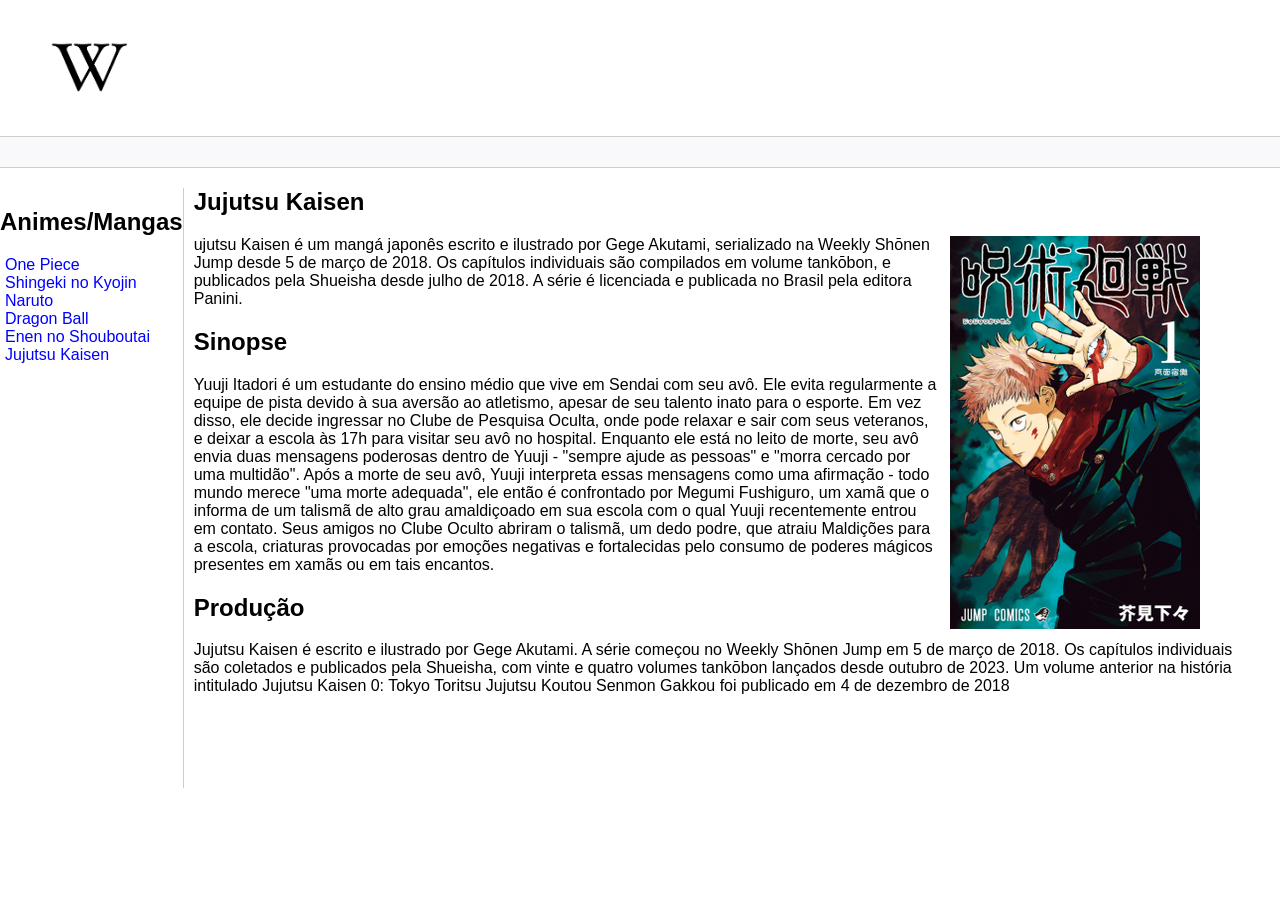
<file: HTML/DESAFIOS DE PROJETO/projeto_03/juju.html>
<!DOCTYPE html>
<html lang="pt-br">

<head>
    <meta charset="UTF-8">
    <meta http-equiv="X-UA-Compatible" content="IE=edge">
    <meta name="viewport" content="width=device-width, initial-scale=1.0">
    <title>Página Principal</title>
    <link rel="stylesheet" href="assets/css/style.css">
</head>

<body>

    <header>
        <figure class="logo">
            <a href="index.html"><img src="assets/images/logo.png" alt="logo wikipedia" width="100" /></a>
        </figure>
    </header>

    <div class="bar"></div>

    <section class="container">
        <article class="sidebar">
            <h2>Animes/Mangas</h2>
            <nav>
                <ul>
                    <li><a href="onepiece.html">One Piece</a></li>
                    <li><a href="aot.html">Shingeki no Kyojin</a></li>
                    <li><a href="naruto.html">Naruto</a></li>
                    <li><a href="dbz.html">Dragon Ball</a></li>
                    <li><a href="fireforce.html">Enen no Shouboutai</a></li>
                    <li><a href="juju.html">Jujutsu Kaisen</a></li>
                </ul>
            </nav>
        </article>
        <main>
            <h1>Jujutsu Kaisen</h1>
            <figure><img src="assets/images/Jujutsu_Kaisen_Cover.png" alt="Pimeira capa Manga Jujutsu Kaisen"></figure>
            <p>ujutsu Kaisen é um mangá japonês escrito e ilustrado por Gege Akutami, serializado na Weekly Shōnen Jump desde 5 de março de 2018. Os capítulos individuais são compilados em volume tankōbon, e publicados pela Shueisha desde julho de 2018. A série é licenciada e publicada no Brasil pela editora Panini.</p>
            <h2>Sinopse</h2>
            <p>Yuuji Itadori é um estudante do ensino médio que vive em Sendai com seu avô. Ele evita regularmente a equipe de pista devido à sua aversão ao atletismo, apesar de seu talento inato para o esporte. Em vez disso, ele decide ingressar no Clube de Pesquisa Oculta, onde pode relaxar e sair com seus veteranos, e deixar a escola às 17h para visitar seu avô no hospital. Enquanto ele está no leito de morte, seu avô envia duas mensagens poderosas dentro de Yuuji - "sempre ajude as pessoas" e "morra cercado por uma multidão". Após a morte de seu avô, Yuuji interpreta essas mensagens como uma afirmação - todo mundo merece "uma morte adequada", ele então é confrontado por Megumi Fushiguro, um xamã que o informa de um talismã de alto grau amaldiçoado em sua escola com o qual Yuuji recentemente entrou em contato. Seus amigos no Clube Oculto abriram o talismã, um dedo podre, que atraiu Maldições para a escola, criaturas provocadas por emoções negativas e fortalecidas pelo consumo de poderes mágicos presentes em xamãs ou em tais encantos.</p>
            <h2>Produção</h2>
            <p>Jujutsu Kaisen é escrito e ilustrado por Gege Akutami. A série começou no Weekly Shōnen Jump em 5 de março de 2018. Os capítulos individuais são coletados e publicados pela Shueisha, com vinte e quatro volumes tankōbon lançados desde outubro de 2023. Um volume anterior na história intitulado Jujutsu Kaisen 0: Tokyo Toritsu Jujutsu Koutou Senmon Gakkou foi publicado em 4 de dezembro de 2018</p>
        </main>
    </section>

    <footer>

    </footer>
</body>

</html>
</file>
<file: CSS/DESAFIO DE PROJETO/layout-resoponsivo-discord/assets/style.css>
@import url(reset.css);

@media screen and (min-width: 320px) and (max-width: 650px) {
    header {
        background: url(img/Header-Background-grd.png);
        background-repeat: no-repeat;
        background-size: cover;
        width: 100%;
        height: 506px;
        display: flex;
        justify-content: center;
    }

    header #content-header {
        display: flex;
        width: 428px;
        padding: 0px 24px;
        flex-direction: column;
        justify-content: center;
        align-items: flex-start;
    }

    header #content-header #header-text {
        margin: 0;
        gap: 24px;
    }

    header #content-header h1 {
        color: #fff;
        font-size: 2rem;
        width: 278px;
    }

    header #content-header p {
        color: #fff;
        font-size: 1rem;
        width: 380px;
    }

    header #content-header #button {
        display: flex;
        flex-direction: column;
        align-items: flex-start;
        gap: 16px;
    }

    header #content-header #button #dowload {
        background: #fff;
        width: 381px;
        height: 54px;
        border-radius: 28px;
    }

    header #content-header #button #dowload p {
        color: #23272A;
        text-align: center;
        font-size: 1rem;
    }

    header #content-header #button div {
        background: #23272A;
        width: 381px;
        height: 54px;
        border-radius: 28px;
    }

    header #content-header #button div p {
        color: #fff;
        text-align: center;
        font-size: 1rem;
    }
    main {
        display: flex;
        flex-direction: column;
        justify-content: center;
        align-items: flex-start;
        width: 100%;
        gap: 27px;
    }
    main section {
        display: flex;
        flex-direction: column;
        align-items: flex-start;
        padding: 40px 24px;
    }
    main #diferente {
        display: flex;
        flex-direction: column;
        align-items: flex-start;
        padding: 40px 24px;
        background: #f6f6f6;
    }
    main #baixo {
        display: flex;
        flex-direction: column;
        align-items: center;
        padding: 40px 24px;
        background: #f6f6f6;
    }
    footer {
        display: flex;
        width: 100%;
        height: 140px;
        justify-content: center;
        align-items: center;
        background: #23272a;
    }
}
@media screen and (min-width:651px) and (max-width: 924px) {
    header {
        background: url(img/Header-Background-grd.png);
        background-repeat: no-repeat;
        background-size: cover;
        width: 100%;
        height: 460px;
        display: flex;
        justify-content: center;
        align-items: center;
        flex-direction: column;
    }
    header #content-header {
        width: auto;
        gap: 24px;
    }
    header #content-header #header-text {
        display: flex;
        justify-content: center;
        align-items: center;
        flex-direction: column;
    }

    header #content-header h1 {
        color: #fff;
        text-align: center;
        font-size: 3.5rem;
        width:320px;
        margin: 0;
    }

    header #content-header p {
        color: #fff;
        text-align: center;
        font-size: 1rem;
        width: 560px;
    }
    #button {
        display: flex;
        justify-content: center;
        gap: 16px;
    }
    header #content-header #button #dowload {
        background: #fff;
        width: 300px;
        height: 54px;
        border-radius: 28px;
        display: flex;
        justify-content: center;
    }

    header #content-header #button #dowload p {
        color: #23272A;
        text-align: center;
        font-size: 1rem;
    }
    header #content-header #button div {
        background: #23272A;
        width: 300px;
        height: 54px;
        border-radius: 28px;
        display: flex;
        justify-content: center;
    }

    header #content-header #button div p {
        color: #fff;
        text-align: center;
        font-size: 1rem;
    }
    main {
        display: inline-flex;
        flex-direction: column;
        justify-content: center;
        align-items: center;
        width: 100%;
    }
    main section {
        width: 70%;
        margin: 40px auto auto auto;
        display: grid;
        justify-content: center;
        align-items: center;
        grid-template-columns: repeat(2, 1fr);
        grid-template-areas: "direita esquerda";
        gap: 16px;
    }
    main section img {
        grid-area: direita;
    }
    main section div {
        grid-area: esquerda;
    }
    main #diferente {
        width: 70%;
        margin: 40px auto auto auto;
        display: grid;
        justify-content: center;
        align-items: center;
        grid-template-columns: repeat(2, 1fr);
        grid-template-areas: "direita esquerda";
        gap: 16px;
        background: #f6f6f6;
    }
    main #diferente img {
        grid-area: esquerda;
    }
    main #diferente div {
        grid-area: direita;
        display: inline-flex;
        flex-direction: column;

    }
    main #baixo {
        width: 70%;
        margin: 40px auto auto auto;
        display: flex;
        justify-content: center;
        align-items: center;
        flex-direction: column;
        background: #f6f6f6;
    }
    main #baixo div {
        display: inline-flex;
        text-align: center;
        flex-direction: column;
    }
    main #baixo img {
        max-width: 100%;
    }
    footer {
        display: flex;
        width: 100%;
        height: 140px;
        justify-content: center;
        align-items: center;
        background: #23272a;
    }  
}
@media screen and (min-width:925px) {
    header {
        background: url(img/Header-Background-grd.png);
        background-repeat: no-repeat;
        background-size: cover;
        width: 100%;
        height: 460px;
        display: flex;
        justify-content: center;
        align-items: center;
        flex-direction: column;
    }
    header #content-header {
        width: auto;
        gap: 24px;
    }
    header #content-header #header-text {
        display: flex;
        justify-content: center;
        align-items: center;
        flex-direction: column;
    }

    header #content-header h1 {
        color: #fff;
        text-align: center;
        font-size: 3.5rem;
        width: 320px;
        margin: 0;
    }

    header #content-header p {
        color: #fff;
        text-align: center;
        font-size: 1rem;
        width: 760px;
    }
    #button {
        display: flex;
        justify-content: center;
        gap: 16px;
    }
    header #content-header #button #dowload {
        background: #fff;
        width: 381px;
        height: 54px;
        border-radius: 28px;
        display: flex;
        justify-content: center;
    }

    header #content-header #button #dowload p {
        color: #23272A;
        text-align: center;
        font-size: 1rem;
    }
    header #content-header #button div {
        background: #23272A;
        width: 381px;
        height: 54px;
        border-radius: 28px;
        display: flex;
        justify-content: center;
    }

    header #content-header #button div p {
        color: #fff;
        text-align: center;
        font-size: 1rem;
    }
    main {
        display: inline-flex;
        flex-direction: column;
        justify-content: center;
        align-items: center;
        width: 100%;
    }
    main section {
        width: 70%;
        margin: 40px auto auto auto;
        display: grid;
        justify-content: center;
        align-items: center;
        grid-template-columns: repeat(2, 1fr);
        grid-template-areas: "direita esquerda";
        gap: 16px;
    }
    main section img {
        grid-area: direita;
    }
    main section div {
        grid-area: esquerda;
    }
    main #diferente {
        width: 70%;
        margin: 40px auto auto auto;
        display: grid;
        justify-content: center;
        align-items: center;
        grid-template-columns: repeat(2, 1fr);
        grid-template-areas: "direita esquerda";
        gap: 16px;
        background: #f6f6f6;
    }
    main #diferente img {
        grid-area: esquerda;
    }
    main #diferente div {
        grid-area: direita;
        display: inline-flex;
        flex-direction: column;

    }
    main #baixo {
        width: 70%;
        margin: 40px auto auto auto;
        display: flex;
        justify-content: center;
        align-items: center;
        flex-direction: column;
        background: #f6f6f6;
    }
    main #baixo div {
        display: inline-flex;
        text-align: center;
        flex-direction: column;
    }
    main #baixo img {
        max-width: 100%;
    }
    footer {
        display: flex;
        width: 100%;
        height: 140px;
        justify-content: center;
        align-items: center;
        background: #23272a;
    }
}
</file>
<file: HTML/DESAFIOS DE PROJETO/projeto_03/assets/css/style.css>
body, html {
    margin: 0;
    padding: 0;
    font-family: 'Segoe UI', Tahoma, Geneva, Verdana, sans-serif;
}
ul { list-style: none; padding-left: 5px; }
a { color:blue; text-decoration: none;}
.bar {
    background-color: #f9f9fb;
    padding:15px;
    border-top: solid 1px #cdcdcd;
    border-bottom: solid 1px #cdcdcd;
}
.content {
    max-width: 1440px;
    margin: auto;
    grid-gap: 3rem;
    display: grid;
    gap: 3rem;
    grid-template-areas: "sidebar main anchors";
    grid-template-columns: minmax(0,15rem) minmax(0,2.5fr) minmax(0,15rem);
    padding-left: 1rem;
    padding-right: 1rem;
}
.footer {
    min-height: 100px;
    border-top: solid 1px #cdcdcd;
}
.sidebar {
    height: 600px;
    border-right: solid 1px #cdcdcd;
    float: left;
    margin-right: 10px;
}
main {
    margin-right: 40px;
}
main img {
    float: right;
    margin-left: 10px;
}
</file>
<file: CSS/DESAFIO DE PROJETO/clone-hbo-desafio-04/assests/css/login.css>
@import url(../css/reset.css);

body {
    background-image: url(../img/background-movies-series.png);
    background-size: cover;
    height: 100vh;
}

.content-login {
    display: flex;
    align-items: center;
    justify-content: center;
    font-family: "Quicksand", cursive;
    width: 100%;
    height: 70%;
    padding: 24px;
}

.menu {
    position: relative;
}

.login {
    width: 100%;
    max-width: 800px;
    background-color: var(--form-bg-color);
    border-radius: 8px;
    display: flex;
    flex-direction: column;
    gap: 24px;
    padding: 40px;
}

.login-title {
    letter-spacing: 2px;
    text-transform: uppercase;
    font-size: 1.25rem;
    margin-bottom: 24px;
}

.login-label {
    text-align: left;
}

.login-field {
    background: var(--form-field-bg-color);
    border: var(--form-field-border);
    border-radius: 8px;
    color: var(--text-color);
    padding: 16px;
    font-size: 1rem;
}

.login-field::placeholder {
    color: var(--form-field-placeholder);
}

.login-field:invalid {
    border-color: var(--form-field-error);
}

.login-action {
    margin-top: 24px;
    text-align: left;
}

.login-link {
    color: var(--link-color);
    text-decoration: none;
    margin-left: 24px;
    font-weight: bold;
}

@media screen and (max-width: 480px) {
    body {
        height: auto;
    }

    .login_action .button {
        display: block;
        margin-bottom: 24px;
    }

    .login_link {
        margin: 0;
    }
}
</file>
<file: CSS/DESAFIO DE PROJETO/clone-yt-desafio-02/assets/css/style.css>
@import url(../css/reset.css);

#cabecalho {
    display: inline-flex;
    border-bottom: 1px solid #cccccc;
    align-items: center;
    justify-content: space-between;
    grid-column-start: 1;
    grid-column-end: 6;
}
#cabecalho .esquerda {
    display: flex;
    justify-content: space-between;
    width: 9.06rem;
    margin-left: 1.5rem;
}
#cabecalho .esquerda #menu {
    width: 1.5rem;
    height: 1.5rem;
}
#cabecalho .esquerda #logo {
    width: 5.62rem;
    height: 1.25rem;
}
/*CABEÇALHO CENTRO*/
#cabecalho .centro {
    overflow: hidden;
    display: flex;
    align-items: center;
    box-sizing: border-box;
    border: 1px solid #CCC;
    border-radius: 20px;
    width: 25.31rem;
    height: 2.0rem;
}
#cabecalho .centro input {
    height: 100%;
    flex-grow: 6;
    border: none;
    outline: 0;
    padding: 0.5rem;
    position: relative;
}
#cabecalho .centro button {
    height: 100%;
    flex-grow: 1;
    border: none;
    border-left: 1px solid #CCC;
    background: #F8F8F8;
}

/*CABEÇALHO LADO DIREITO*/
#cabecalho .direita {
    display: flex;
    justify-content: flex-end;
    align-items: center;
    gap: 1.5rem;
    margin-right: 1.5rem;
}
#cabecalho .direita #notificacao {
    width: 1.5rem;
    height: 1.5rem;
}
#cabecalho .direita #video {
    width: 1.5rem;
    height: 1.5rem;
}
#cabecalho .direita #perfil {
    width: 2.12rem;
    border-radius: 50%;
}

/*PARTE PRINCIPAL*/
#principal {
    grid-column-start: 1;
    grid-column-end: 3;
    grid-row-start: 2;
    grid-row-end: 3;
}
#principal #video-principal{
    grid-column-start: 2;
    grid-column-end: 3;
    grid-row-start: 2;
    grid-row-end: 3;
}
#principal #video-principal iframe{
    width: 100%;
    height: 100%;
    border-radius: .5rem;
}
#detalhes {
    grid-row-start: 4;
    grid-column-start: 2;
}
#detalhes section {
    display: flex;
    justify-content: flex-start;
    align-items: center;
    gap: 1.8rem;
    margin-top: 0.5rem;
    margin-bottom: 1rem;
}
#principal section #canal {
    display: flex;
    gap: 0.50rem;
    align-items: center;
    cursor: pointer;
}
#principal section #canal img {
    width: 2.62rem;
    border-radius: 50%;
}
#principal section #inscrever {
    background-color: red;
    color: white;
    text-transform: uppercase;
    width: 8rem;
    height: 2.5rem;
    display: flex;
    justify-content: center;
    align-items: center;
    border-radius: 0.20rem;
    cursor: pointer;
}
#principal section #avaliacao {
    display: flex;
    justify-content: flex-end;
    width: 7.81rem;
    height: 2.25rem;
}
#principal section #avaliacao #like {
    display: flex;
    align-items: center;
    flex-grow: 2;
    padding-left: 0.25rem;
    border: 0;
    border: 1px solid #CCC;
    border-radius: 1rem 0 0 1rem;
    cursor: pointer;
}
#principal section #avaliacao #deslike {
    display: flex;
    align-items: center;
    flex-grow: 1;
    padding-left: 0.25rem;
    border: 0;
    border: 1px solid #CCC;
    border-radius: 0 1rem 1rem 0;
    cursor: pointer;
}
#principal section #compartilhar {
    display: inline-flex;
    align-items: center;
    gap: 0.20rem;
    cursor: pointer;
}
#principal section #download {
    display: inline-flex;
    align-items: center;
    gap: 0.20rem;
    cursor: pointer;
}
#principal #descricao {
    display: block;
    width: 31.87rem;
}
#principal #descricao h2 {
    margin-bottom: 1rem;
}
aside {
    grid-column-start: 3;
    grid-column-end: 5; 
    margin-top: 1.75rem;
    border-left: 1px solid #cccccc;
    padding-left: 1.25rem;
}
aside section img {
    width: 160px;
    height: 90px;
}
aside section img {
    border-radius: .5rem;
}
aside section {
    display: flex;
    flex-direction: row;
    margin-bottom: 1rem;
}
aside section div {
    padding-left: 1.25rem;
    display: flex;
    flex-direction: column;
    justify-content: space-between;
}
</file>
<file: HTML/DESAFIOS DE PROJETO/projeto_02/estilo.css>
body {
    background-color: rgb(76, 172, 188);
    font-family: Arial, Helvetica, sans-serif;
    font-size: 14px;
    margin: 0;
    padding: 0;
}
ul {
   list-style: none;
   padding: 0;
   margin: 0;
}
li {
    display: inline;
    padding-right: 30px;
}
a {
    text-decoration: none;
    color: black;
}
#menu {
    position: absolute;
    display: block;
    margin-top: 0px;
    background-color: rgba(76, 172, 188, .4);
    position: fixed;
    height: 40px;
    width: 100%;
    z-index: 999;
    text-align: center;
    font-size: 20px;
}
#container {
    position: absolute;
    margin: auto 200px auto 200px;
    padding-top: 40px;
    background-color: rgba(76, 172, 188, .4);
}
h1 {
    font-size: 40px;
    margin-top: 140px;
}
p {
    text-align: justify;
    font-size: 15px;
}
#logo {
    position: relative;
    width: 500px;
    margin-top: 140px;

    margin-left: 20%;
}
#medico {
    margin-left: 20px;
    margin-bottom: 20px;
    width: 500px;
    float: right;
}
#espera {
    width: 60%;
}
#tabela {
    float: right;
}
table {
    border-collapse: collapse; 
    width: 100%;
}

th, td {
    border: 1px solid #000; 
    padding: 2px; 
    text-align: left; 
}

tr:nth-child(even) {
    background-color: #f2f2f2;
}
iframe {
    float: left;
    margin-right: 20px;
}
</file>
